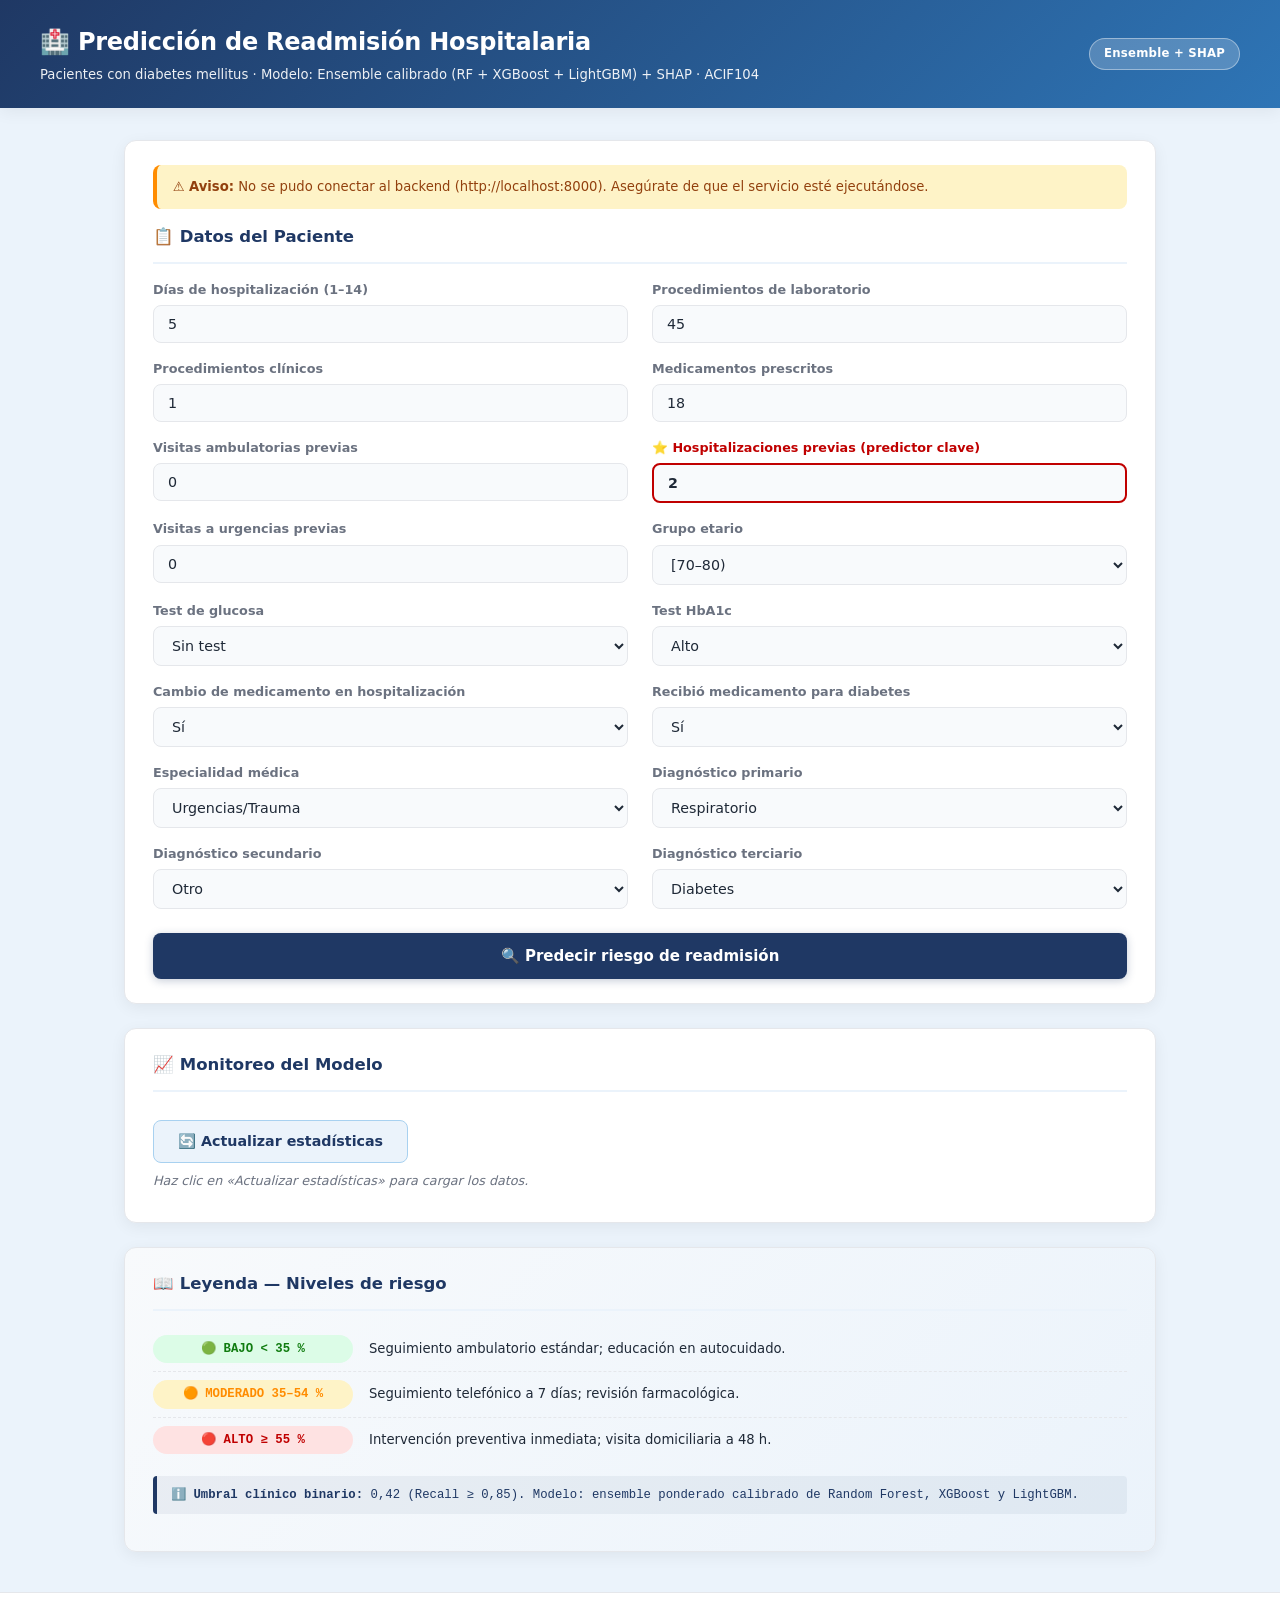
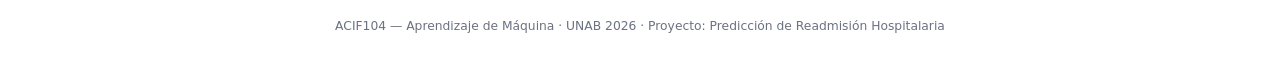
<file: frontend/index.html>
<!DOCTYPE html>
<html lang="es">
<head>
  <meta charset="UTF-8" />
  <meta name="viewport" content="width=device-width, initial-scale=1.0" />
  <title>Predicción de Readmisión Hospitalaria · UNAB 2026</title>
  <link rel="stylesheet" href="style.css" />
</head>
<body>

  <!-- ═══════════════════════════════════════════════════════════════
       HEADER — Identidad del sistema
  ═══════════════════════════════════════════════════════════════ -->
  <header class="app-header">
    <div class="app-header-left">
      <h1>🏥 Predicción de Readmisión Hospitalaria</h1>
      <p class="app-header-subtitle">
        Pacientes con diabetes mellitus · Modelo: Ensemble calibrado (RF + XGBoost + LightGBM) + SHAP · ACIF104
      </p>
    </div>
    <div class="app-header-badge">Ensemble + SHAP</div>
  </header>

  <!-- ═══════════════════════════════════════════════════════════════
       MAIN — Contenedor de cards
  ═══════════════════════════════════════════════════════════════ -->
  <main class="app-main">

    <!-- ─────────────────────────────────────────────────────────────
         CARD 1 — Formulario de datos del paciente
    ───────────────────────────────────────────────────────────── -->
    <section id="form-section" class="app-card">
      <div class="app-card-title">📋 Datos del Paciente</div>

      <form id="patient-form">
        <div class="form-grid">

          <!-- Numéricos -->
          <div class="field-group">
            <label class="field-label" for="time_in_hospital">Días de hospitalización (1–14)</label>
            <input class="field-input" type="number" id="time_in_hospital" name="time_in_hospital" min="1" max="14" value="5" required />
          </div>

          <div class="field-group">
            <label class="field-label" for="n_lab_procedures">Procedimientos de laboratorio</label>
            <input class="field-input" type="number" id="n_lab_procedures" name="n_lab_procedures" min="0" max="150" value="45" required />
          </div>

          <div class="field-group">
            <label class="field-label" for="n_procedures">Procedimientos clínicos</label>
            <input class="field-input" type="number" id="n_procedures" name="n_procedures" min="0" max="10" value="1" required />
          </div>

          <div class="field-group">
            <label class="field-label" for="n_medications">Medicamentos prescritos</label>
            <input class="field-input" type="number" id="n_medications" name="n_medications" min="0" max="100" value="18" required />
          </div>

          <div class="field-group">
            <label class="field-label" for="n_outpatient">Visitas ambulatorias previas</label>
            <input class="field-input" type="number" id="n_outpatient" name="n_outpatient" min="0" max="50" value="0" required />
          </div>

          <div class="field-group">
            <label class="field-label highlight" for="n_inpatient">⭐ Hospitalizaciones previas (predictor clave)</label>
            <input class="field-input highlight-field" type="number" id="n_inpatient" name="n_inpatient" min="0" max="20" value="2" required />
          </div>

          <div class="field-group">
            <label class="field-label" for="n_emergency">Visitas a urgencias previas</label>
            <input class="field-input" type="number" id="n_emergency" name="n_emergency" min="0" max="70" value="0" required />
          </div>

          <!-- Categóricos -->
          <div class="field-group">
            <label class="field-label" for="age_enc">Grupo etario</label>
            <select class="field-select" id="age_enc" name="age_enc" required>
              <option value="0">[40–50)</option>
              <option value="1">[50–60)</option>
              <option value="2">[60–70)</option>
              <option value="3" selected>[70–80)</option>
              <option value="4">[80–90)</option>
              <option value="5">[90–100)</option>
            </select>
          </div>

          <div class="field-group">
            <label class="field-label" for="glucose_test_enc">Test de glucosa</label>
            <select class="field-select" id="glucose_test_enc" name="glucose_test_enc" required>
              <option value="0" selected>Sin test</option>
              <option value="1">Normal</option>
              <option value="2">Alto</option>
            </select>
          </div>

          <div class="field-group">
            <label class="field-label" for="A1Ctest_enc">Test HbA1c</label>
            <select class="field-select" id="A1Ctest_enc" name="A1Ctest_enc" required>
              <option value="0">Sin test</option>
              <option value="1">Normal</option>
              <option value="2" selected>Alto</option>
            </select>
          </div>

          <div class="field-group">
            <label class="field-label" for="change_enc">Cambio de medicamento en hospitalización</label>
            <select class="field-select" id="change_enc" name="change_enc" required>
              <option value="0">No</option>
              <option value="1" selected>Sí</option>
            </select>
          </div>

          <div class="field-group">
            <label class="field-label" for="diabetes_med_enc">Recibió medicamento para diabetes</label>
            <select class="field-select" id="diabetes_med_enc" name="diabetes_med_enc" required>
              <option value="0">No</option>
              <option value="1" selected>Sí</option>
            </select>
          </div>

          <div class="field-group">
            <label class="field-label" for="medical_specialty_enc">Especialidad médica</label>
            <select class="field-select" id="medical_specialty_enc" name="medical_specialty_enc" required>
              <option value="0">Cardiología</option>
              <option value="1">Medicina interna</option>
              <option value="2">Familia</option>
              <option value="3" selected>Urgencias/Trauma</option>
              <option value="4">Cirugía</option>
              <option value="5">Otra</option>
              <option value="6">Sin registro</option>
            </select>
          </div>

          <div class="field-group">
            <label class="field-label" for="diag_1_enc">Diagnóstico primario</label>
            <select class="field-select" id="diag_1_enc" name="diag_1_enc" required>
              <option value="0">Circulatorio</option>
              <option value="1" selected>Respiratorio</option>
              <option value="2">Diabetes</option>
              <option value="3">Digestivo</option>
              <option value="4">Lesión</option>
              <option value="5">Genitourinario</option>
              <option value="6">Neoplasia</option>
              <option value="7">Otro</option>
            </select>
          </div>

          <div class="field-group">
            <label class="field-label" for="diag_2_enc">Diagnóstico secundario</label>
            <select class="field-select" id="diag_2_enc" name="diag_2_enc" required>
              <option value="0">Circulatorio</option>
              <option value="1">Respiratorio</option>
              <option value="2">Diabetes</option>
              <option value="3">Digestivo</option>
              <option value="4">Lesión</option>
              <option value="5">Genitourinario</option>
              <option value="6">Neoplasia</option>
              <option value="7" selected>Otro</option>
            </select>
          </div>

          <div class="field-group">
            <label class="field-label" for="diag_3_enc">Diagnóstico terciario</label>
            <select class="field-select" id="diag_3_enc" name="diag_3_enc" required>
              <option value="0">Circulatorio</option>
              <option value="1">Respiratorio</option>
              <option value="2" selected>Diabetes</option>
              <option value="3">Digestivo</option>
              <option value="4">Lesión</option>
              <option value="5">Genitourinario</option>
              <option value="6">Neoplasia</option>
              <option value="7">Otro</option>
            </select>
          </div>

        </div>

        <button type="submit" id="btn-predict" class="btn-primary">
          🔍 Predecir riesgo de readmisión
        </button>
      </form>
    </section>

    <!-- ─────────────────────────────────────────────────────────────
         CARD 2 — Resultado de la predicción (oculto inicialmente)
    ───────────────────────────────────────────────────────────── -->
    <section id="result-section" class="app-card" style="display:none">
      <div class="app-card-title">📊 Resultado de la Predicción</div>

      <!-- Indicador de riesgo (cambia color según nivel) -->
      <div id="risk-indicator" class="risk-indicator low">
        <span id="risk-icon" class="risk-icon">🟢</span>
        <div class="risk-text-block">
          <div id="risk-text" class="risk-text">Riesgo BAJO de readmisión</div>
          <div id="risk-sub" class="risk-sub">
            Predicción binaria clínica (umbral 0,42) — Ensemble calibrado
          </div>
        </div>
        <span id="prob-text" class="prob-text">25 %</span>
      </div>

      <!-- Acción recomendada -->
      <div id="risk-action-box" class="risk-action-box low">
        💡 Seguimiento ambulatorio estándar; educación en autocuidado al alta.
      </div>

      <!-- Barra de probabilidad -->
      <div class="prob-bar-section">
        <div class="prob-bar-label">Probabilidad de readmisión</div>
        <div class="prob-bar-track">
          <div id="prob-bar-fill" class="prob-bar-fill"></div>
        </div>
        <div class="prob-bar-ticks">
          <span>0 %</span><span>25 %</span><span>50 %</span><span>75 %</span><span>100 %</span>
        </div>
      </div>

      <!-- SHAP -->
      <div class="shap-section">
        <h3>🧠 Explicación SHAP — Factores más influyentes</h3>
        <p class="shap-note">
          Los valores positivos (azul) aumentan el riesgo de readmisión;
          los negativos (rojo) lo reducen.
        </p>
        <div id="shap-chart"></div>
      </div>

      <button class="btn-secondary" onclick="resetForm()">↩ Nueva predicción</button>
      <div id="timestamp-text" class="timestamp-text"></div>
    </section>

    <!-- ─────────────────────────────────────────────────────────────
         CARD 3 — Monitoreo del modelo
    ───────────────────────────────────────────────────────────── -->
    <section id="monitor-section" class="app-card">
      <div class="app-card-title">📈 Monitoreo del Modelo</div>
      <button class="btn-secondary" onclick="loadMonitor()">🔄 Actualizar estadísticas</button>
      <div id="monitor-content">
        <p class="muted">Haz clic en «Actualizar estadísticas» para cargar los datos.</p>
      </div>
    </section>

    <!-- ─────────────────────────────────────────────────────────────
         CARD 4 — Leyenda de niveles de riesgo (siempre visible)
    ───────────────────────────────────────────────────────────── -->
    <section class="app-card legend-card">
      <div class="app-card-title">📖 Leyenda — Niveles de riesgo</div>
      <div class="legend-row">
        <span class="legend-pill legend-low">🟢 BAJO &lt; 35 %</span>
        <span class="legend-text">Seguimiento ambulatorio estándar; educación en autocuidado.</span>
      </div>
      <div class="legend-row">
        <span class="legend-pill legend-medium">🟠 MODERADO 35–54 %</span>
        <span class="legend-text">Seguimiento telefónico a 7 días; revisión farmacológica.</span>
      </div>
      <div class="legend-row">
        <span class="legend-pill legend-high">🔴 ALTO ≥ 55 %</span>
        <span class="legend-text">Intervención preventiva inmediata; visita domiciliaria a 48 h.</span>
      </div>
      <p class="legend-note">
        ℹ️ <b>Umbral clínico binario:</b> 0,42 (Recall ≥ 0,85).
        Modelo: ensemble ponderado calibrado de Random Forest, XGBoost y LightGBM.
      </p>
    </section>

  </main>

  <!-- ═══════════════════════════════════════════════════════════════
       FOOTER
  ═══════════════════════════════════════════════════════════════ -->
  <footer class="app-footer">
    ACIF104 — Aprendizaje de Máquina · UNAB 2026 · Proyecto: Predicción de Readmisión Hospitalaria
  </footer>

  <script src="app.js"></script>

</body>
</html>
</file>
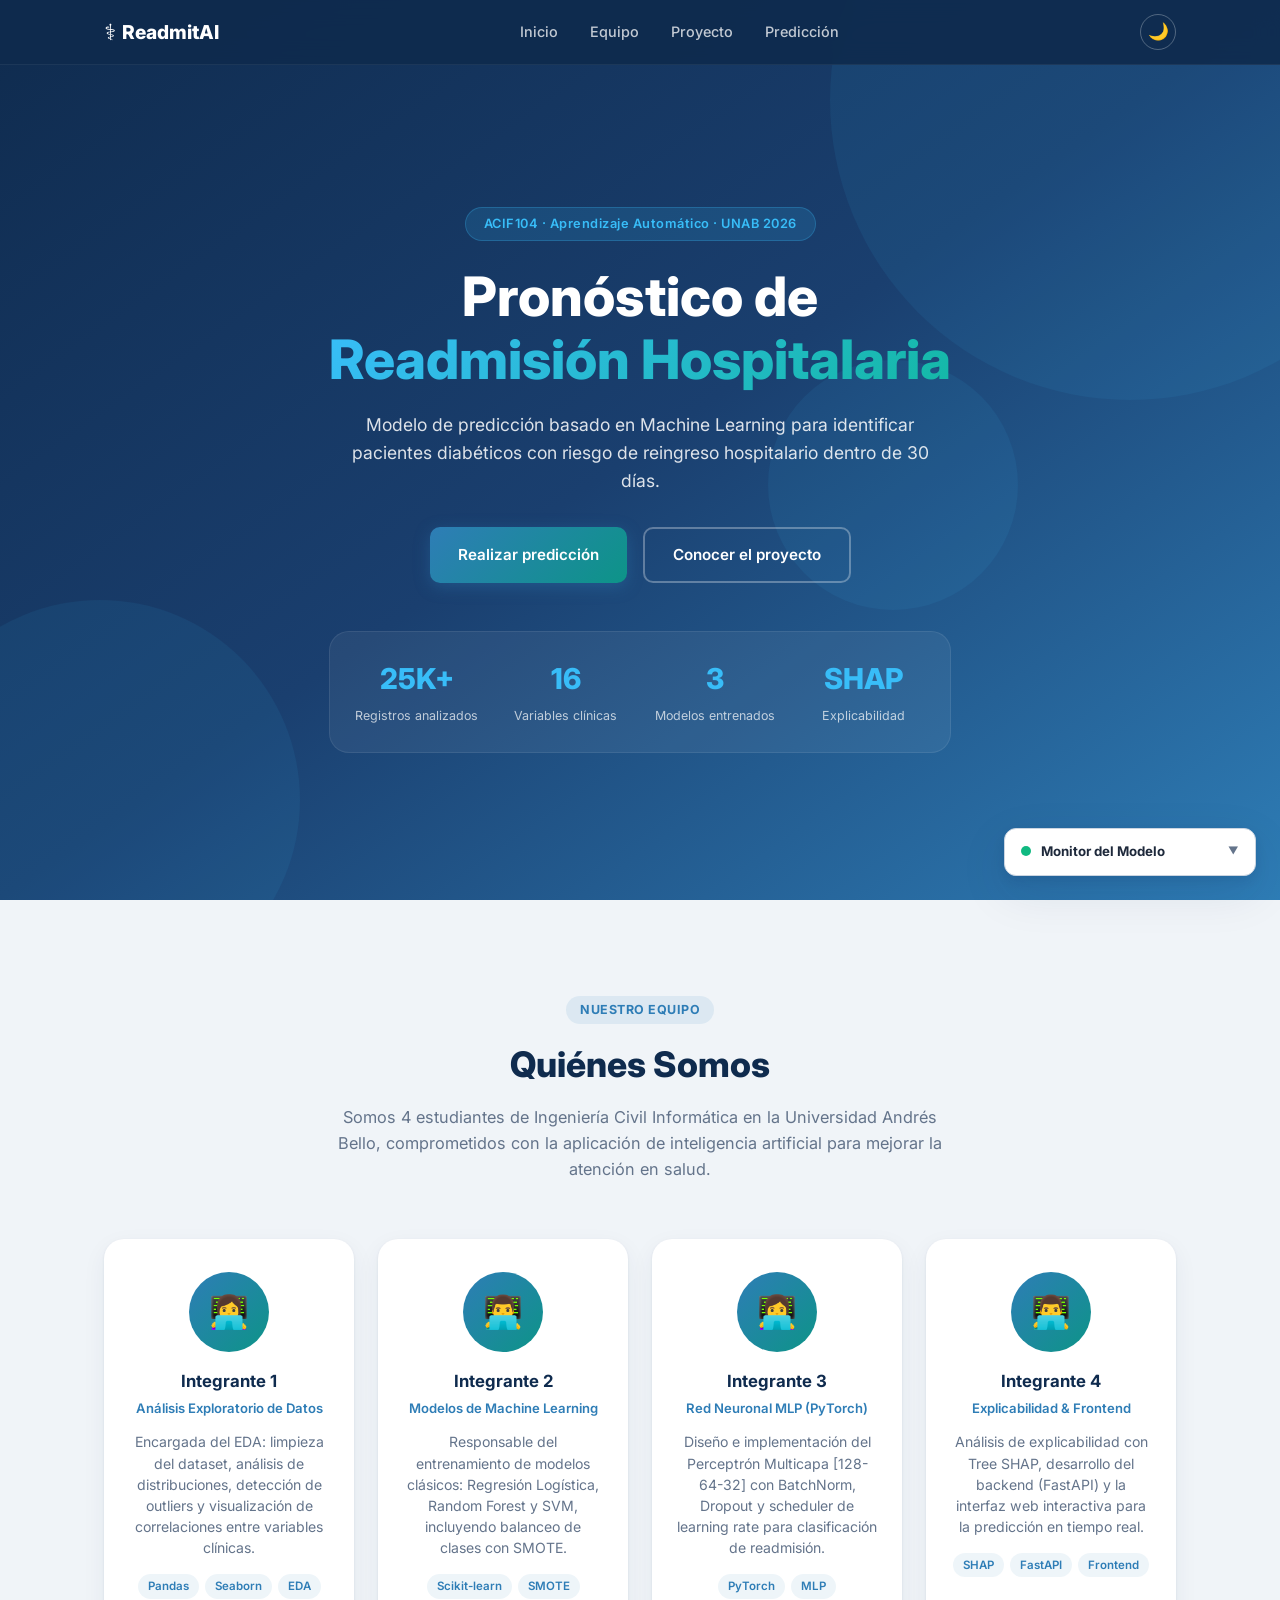
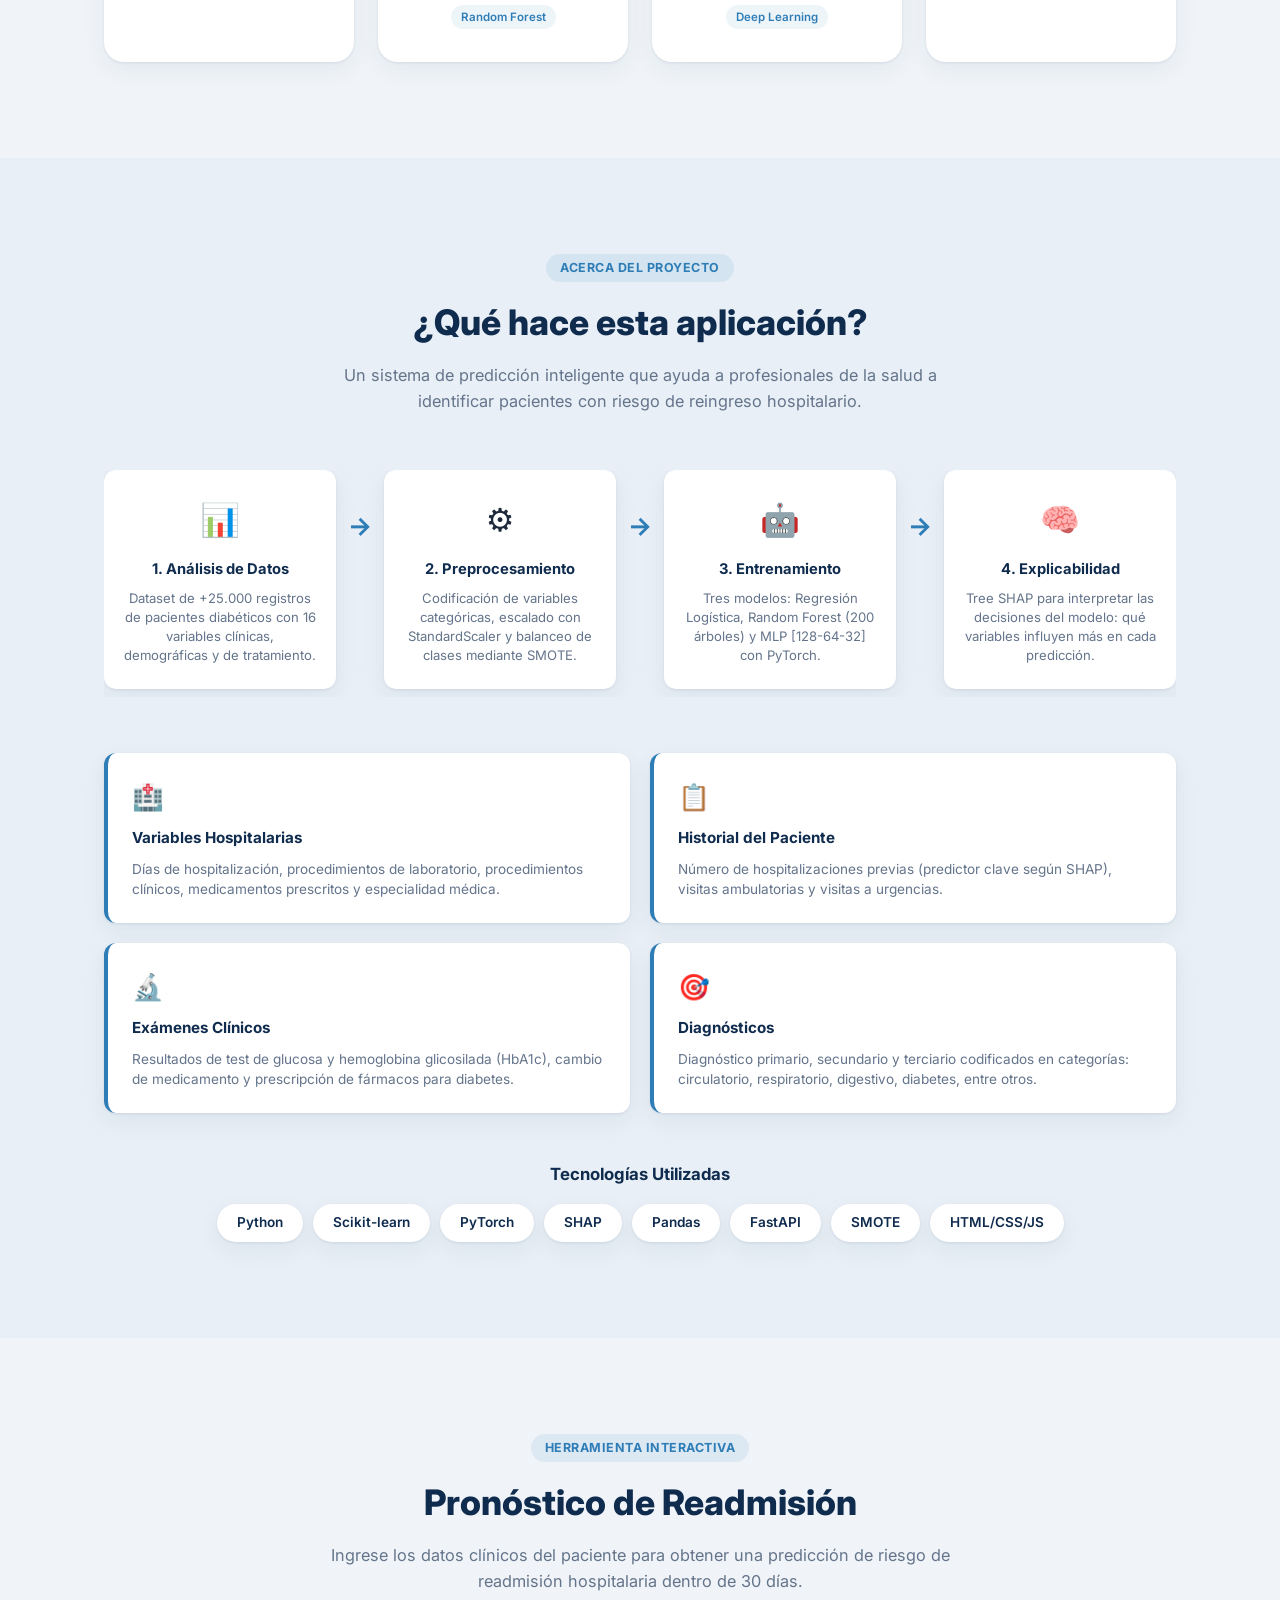
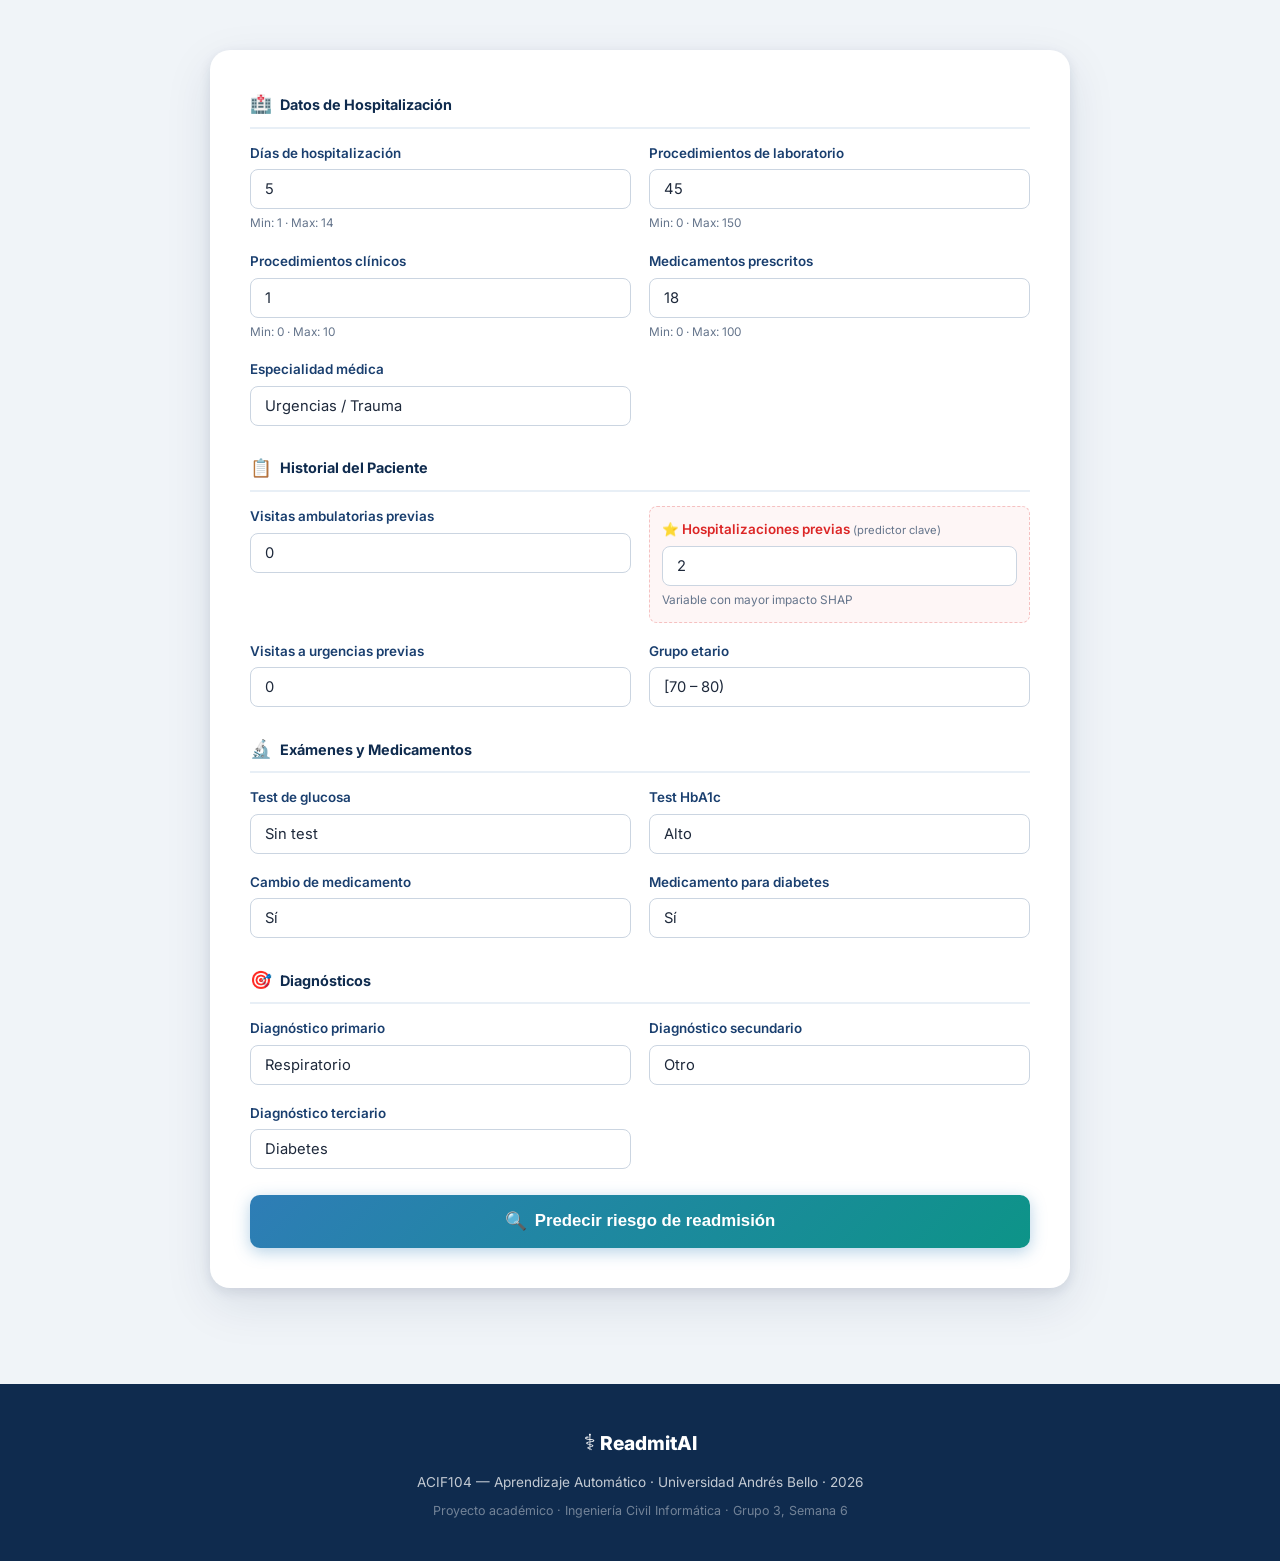
<file: mockup/index.html>
<!DOCTYPE html>
<html lang="es">
<head>
  <meta charset="UTF-8" />
  <meta name="viewport" content="width=device-width, initial-scale=1.0" />
  <title>ReadmitAI — Pronóstico de Readmisión Hospitalaria</title>
  <link rel="stylesheet" href="landing.css" />
  <link rel="preconnect" href="https://fonts.googleapis.com" />
  <link rel="preconnect" href="https://fonts.gstatic.com" crossorigin />
  <link href="https://fonts.googleapis.com/css2?family=Inter:wght@400;500;600;700;800&display=swap" rel="stylesheet" />
</head>
<body>

  <!-- ═══════════ NAVBAR ═══════════ -->
  <nav class="navbar" id="navbar">
    <div class="nav-container">
      <a href="#hero" class="nav-logo">
        <span class="logo-icon">⚕️</span> ReadmitAI
      </a>
      <ul class="nav-links" id="nav-links">
        <li><a href="#hero">Inicio</a></li>
        <li><a href="#about">Equipo</a></li>
        <li><a href="#project">Proyecto</a></li>
        <li><a href="#predict">Predicción</a></li>
      </ul>
      <button class="dark-toggle-btn" id="dark-toggle" aria-label="Activar modo oscuro" title="Modo oscuro / claro">🌙</button>
      <button class="nav-toggle" id="nav-toggle" aria-label="Menú">
        <span></span><span></span><span></span>
      </button>
    </div>
  </nav>

  <!-- ═══════════ HERO ═══════════ -->
  <header class="hero" id="hero">
    <div class="hero-bg-shapes">
      <div class="shape shape-1"></div>
      <div class="shape shape-2"></div>
      <div class="shape shape-3"></div>
    </div>
    <div class="hero-content">
      <span class="hero-badge">ACIF104 · Aprendizaje Automático · UNAB 2026</span>
      <h1>Pronóstico de<br/><span class="gradient-text">Readmisión Hospitalaria</span></h1>
      <p class="hero-desc">
        Modelo de predicción basado en Machine Learning para identificar pacientes 
        diabéticos con riesgo de reingreso hospitalario dentro de 30 días.
      </p>
      <div class="hero-actions">
        <a href="#predict" class="btn btn-primary">Realizar predicción</a>
        <a href="#project" class="btn btn-outline">Conocer el proyecto</a>
      </div>
      <div class="hero-stats">
        <div class="stat-item">
          <span class="stat-number">25K+</span>
          <span class="stat-label">Registros analizados</span>
        </div>
        <div class="stat-item">
          <span class="stat-number">16</span>
          <span class="stat-label">Variables clínicas</span>
        </div>
        <div class="stat-item">
          <span class="stat-number">3</span>
          <span class="stat-label">Modelos entrenados</span>
        </div>
        <div class="stat-item">
          <span class="stat-number">SHAP</span>
          <span class="stat-label">Explicabilidad</span>
        </div>
      </div>
    </div>
  </header>

  <!-- ═══════════ SECCIÓN 1 — EQUIPO ═══════════ -->
  <section class="section" id="about">
    <div class="container">
      <div class="section-header">
        <span class="section-tag">Nuestro Equipo</span>
        <h2>Quiénes Somos</h2>
        <p class="section-subtitle">
          Somos 4 estudiantes de Ingeniería Civil Informática en la Universidad Andrés Bello, 
          comprometidos con la aplicación de inteligencia artificial para mejorar la atención en salud.
        </p>
      </div>

      <div class="team-grid">
        <!-- Integrante 1 -->
        <div class="team-card">
          <div class="team-avatar">
            <div class="avatar-placeholder">👩‍💻</div>
          </div>
          <h3>Integrante 1</h3>
          <span class="team-role">Análisis Exploratorio de Datos</span>
          <p class="team-desc">
            Encargada del EDA: limpieza del dataset, análisis de distribuciones, 
            detección de outliers y visualización de correlaciones entre variables clínicas.
          </p>
          <div class="team-tags">
            <span>Pandas</span><span>Seaborn</span><span>EDA</span>
          </div>
        </div>

        <!-- Integrante 2 -->
        <div class="team-card">
          <div class="team-avatar">
            <div class="avatar-placeholder">👨‍💻</div>
          </div>
          <h3>Integrante 2</h3>
          <span class="team-role">Modelos de Machine Learning</span>
          <p class="team-desc">
            Responsable del entrenamiento de modelos clásicos: Regresión Logística, 
            Random Forest y SVM, incluyendo balanceo de clases con SMOTE.
          </p>
          <div class="team-tags">
            <span>Scikit-learn</span><span>SMOTE</span><span>Random Forest</span>
          </div>
        </div>

        <!-- Integrante 3 -->
        <div class="team-card">
          <div class="team-avatar">
            <div class="avatar-placeholder">👩‍💻</div>
          </div>
          <h3>Integrante 3</h3>
          <span class="team-role">Red Neuronal MLP (PyTorch)</span>
          <p class="team-desc">
            Diseño e implementación del Perceptrón Multicapa [128-64-32] con BatchNorm, 
            Dropout y scheduler de learning rate para clasificación de readmisión.
          </p>
          <div class="team-tags">
            <span>PyTorch</span><span>MLP</span><span>Deep Learning</span>
          </div>
        </div>

        <!-- Integrante 4 -->
        <div class="team-card">
          <div class="team-avatar">
            <div class="avatar-placeholder">👨‍💻</div>
          </div>
          <h3>Integrante 4</h3>
          <span class="team-role">Explicabilidad &amp; Frontend</span>
          <p class="team-desc">
            Análisis de explicabilidad con Tree SHAP, desarrollo del backend (FastAPI) 
            y la interfaz web interactiva para la predicción en tiempo real.
          </p>
          <div class="team-tags">
            <span>SHAP</span><span>FastAPI</span><span>Frontend</span>
          </div>
        </div>
      </div>
    </div>
  </section>

  <!-- ═══════════ SECCIÓN 2 — PROYECTO ═══════════ -->
  <section class="section section-alt" id="project">
    <div class="container">
      <div class="section-header">
        <span class="section-tag">Acerca del Proyecto</span>
        <h2>¿Qué hace esta aplicación?</h2>
        <p class="section-subtitle">
          Un sistema de predicción inteligente que ayuda a profesionales de la salud 
          a identificar pacientes con riesgo de reingreso hospitalario.
        </p>
      </div>

      <!-- Pipeline -->
      <div class="pipeline">
        <div class="pipeline-step">
          <div class="step-icon">📊</div>
          <h4>1. Análisis de Datos</h4>
          <p>Dataset de +25.000 registros de pacientes diabéticos con 16 variables clínicas, 
             demográficas y de tratamiento.</p>
        </div>
        <div class="pipeline-arrow">→</div>
        <div class="pipeline-step">
          <div class="step-icon">⚙️</div>
          <h4>2. Preprocesamiento</h4>
          <p>Codificación de variables categóricas, escalado con StandardScaler y balanceo 
             de clases mediante SMOTE.</p>
        </div>
        <div class="pipeline-arrow">→</div>
        <div class="pipeline-step">
          <div class="step-icon">🤖</div>
          <h4>3. Entrenamiento</h4>
          <p>Tres modelos: Regresión Logística, Random Forest (200 árboles) y 
             MLP [128-64-32] con PyTorch.</p>
        </div>
        <div class="pipeline-arrow">→</div>
        <div class="pipeline-step">
          <div class="step-icon">🧠</div>
          <h4>4. Explicabilidad</h4>
          <p>Tree SHAP para interpretar las decisiones del modelo: qué variables influyen 
             más en cada predicción.</p>
        </div>
      </div>

      <!-- Features del modelo -->
      <div class="features-grid">
        <div class="feature-card">
          <div class="feature-icon">🏥</div>
          <h4>Variables Hospitalarias</h4>
          <p>Días de hospitalización, procedimientos de laboratorio, procedimientos clínicos, 
             medicamentos prescritos y especialidad médica.</p>
        </div>
        <div class="feature-card">
          <div class="feature-icon">📋</div>
          <h4>Historial del Paciente</h4>
          <p>Número de hospitalizaciones previas (predictor clave según SHAP), visitas ambulatorias 
             y visitas a urgencias.</p>
        </div>
        <div class="feature-card">
          <div class="feature-icon">🔬</div>
          <h4>Exámenes Clínicos</h4>
          <p>Resultados de test de glucosa y hemoglobina glicosilada (HbA1c), 
             cambio de medicamento y prescripción de fármacos para diabetes.</p>
        </div>
        <div class="feature-card">
          <div class="feature-icon">🎯</div>
          <h4>Diagnósticos</h4>
          <p>Diagnóstico primario, secundario y terciario codificados en categorías: 
             circulatorio, respiratorio, digestivo, diabetes, entre otros.</p>
        </div>
      </div>

      <!-- Tech stack -->
      <div class="tech-stack">
        <h3>Tecnologías Utilizadas</h3>
        <div class="tech-pills">
          <span class="tech-pill">Python</span>
          <span class="tech-pill">Scikit-learn</span>
          <span class="tech-pill">PyTorch</span>
          <span class="tech-pill">SHAP</span>
          <span class="tech-pill">Pandas</span>
          <span class="tech-pill">FastAPI</span>
          <span class="tech-pill">SMOTE</span>
          <span class="tech-pill">HTML/CSS/JS</span>
        </div>
      </div>
    </div>
  </section>

  <!-- ═══════════ SECCIÓN 3 — FORMULARIO DE PREDICCIÓN ═══════════ -->
  <section class="section" id="predict">
    <div class="container">
      <div class="section-header">
        <span class="section-tag">Herramienta Interactiva</span>
        <h2>Pronóstico de Readmisión</h2>
        <p class="section-subtitle">
          Ingrese los datos clínicos del paciente para obtener una predicción de riesgo 
          de readmisión hospitalaria dentro de 30 días.
        </p>
      </div>

      <!-- Formulario -->
      <div class="predict-card" id="form-panel">
        <form id="patient-form" novalidate>
          <!-- Grupo: Datos hospitalarios -->
          <div class="form-section-label">
            <span class="form-section-icon">🏥</span> Datos de Hospitalización
          </div>
          <div class="form-grid">
            <div class="form-group">
              <label for="time_in_hospital">Días de hospitalización</label>
              <input type="number" id="time_in_hospital" min="1" max="14" value="5" required />
              <span class="form-hint">Min: 1 · Max: 14</span>
            </div>
            <div class="form-group">
              <label for="n_lab_procedures">Procedimientos de laboratorio</label>
              <input type="number" id="n_lab_procedures" min="0" max="150" value="45" required />
              <span class="form-hint">Min: 0 · Max: 150</span>
            </div>
            <div class="form-group">
              <label for="n_procedures">Procedimientos clínicos</label>
              <input type="number" id="n_procedures" min="0" max="10" value="1" required />
              <span class="form-hint">Min: 0 · Max: 10</span>
            </div>
            <div class="form-group">
              <label for="n_medications">Medicamentos prescritos</label>
              <input type="number" id="n_medications" min="0" max="100" value="18" required />
              <span class="form-hint">Min: 0 · Max: 100</span>
            </div>
            <div class="form-group">
              <label for="medical_specialty_enc">Especialidad médica</label>
              <select id="medical_specialty_enc" required>
                <option value="0">Sin especialidad</option>
                <option value="1">Medicina Interna</option>
                <option value="2">Otra</option>
                <option value="3" selected>Urgencias / Trauma</option>
                <option value="4">Medicina Familiar</option>
                <option value="5">Cardiología</option>
                <option value="6">Cirugía</option>
              </select>
            </div>
          </div>

          <!-- Grupo: Historial -->
          <div class="form-section-label">
            <span class="form-section-icon">📋</span> Historial del Paciente
          </div>
          <div class="form-grid">
            <div class="form-group">
              <label for="n_outpatient">Visitas ambulatorias previas</label>
              <input type="number" id="n_outpatient" min="0" max="50" value="0" required />
            </div>
            <div class="form-group form-highlight">
              <label for="n_inpatient">⭐ Hospitalizaciones previas <small>(predictor clave)</small></label>
              <input type="number" id="n_inpatient" min="0" max="20" value="2" required />
              <span class="form-hint">Variable con mayor impacto SHAP</span>
            </div>
            <div class="form-group">
              <label for="n_emergency">Visitas a urgencias previas</label>
              <input type="number" id="n_emergency" min="0" max="70" value="0" required />
            </div>
            <div class="form-group">
              <label for="age_enc">Grupo etario</label>
              <select id="age_enc" required>
                <option value="0">[40 – 50)</option>
                <option value="1">[50 – 60)</option>
                <option value="2">[60 – 70)</option>
                <option value="3" selected>[70 – 80)</option>
                <option value="4">[80 – 90)</option>
                <option value="5">[90 – 100)</option>
              </select>
            </div>
          </div>

          <!-- Grupo: Exámenes y medicamentos -->
          <div class="form-section-label">
            <span class="form-section-icon">🔬</span> Exámenes y Medicamentos
          </div>
          <div class="form-grid">
            <div class="form-group">
              <label for="glucose_test_enc">Test de glucosa</label>
              <select id="glucose_test_enc" required>
                <option value="0" selected>Sin test</option>
                <option value="1">Normal</option>
                <option value="2">Alto</option>
              </select>
            </div>
            <div class="form-group">
              <label for="A1Ctest_enc">Test HbA1c</label>
              <select id="A1Ctest_enc" required>
                <option value="0">Sin test</option>
                <option value="1">Normal</option>
                <option value="2" selected>Alto</option>
              </select>
            </div>
            <div class="form-group">
              <label for="change_enc">Cambio de medicamento</label>
              <select id="change_enc" required>
                <option value="0">No</option>
                <option value="1" selected>Sí</option>
              </select>
            </div>
            <div class="form-group">
              <label for="diabetes_med_enc">Medicamento para diabetes</label>
              <select id="diabetes_med_enc" required>
                <option value="0">No</option>
                <option value="1" selected>Sí</option>
              </select>
            </div>
          </div>

          <!-- Grupo: Diagnósticos -->
          <div class="form-section-label">
            <span class="form-section-icon">🎯</span> Diagnósticos
          </div>
          <div class="form-grid">
            <div class="form-group">
              <label for="diag_1_enc">Diagnóstico primario</label>
              <select id="diag_1_enc" required>
                <option value="0">Circulatorio</option>
                <option value="1">Otro</option>
                <option value="2" selected>Respiratorio</option>
                <option value="3">Digestivo</option>
                <option value="4">Diabetes</option>
                <option value="5">Lesión</option>
                <option value="6">Musculoesquelético</option>
                <option value="7">Sin dato</option>
              </select>
            </div>
            <div class="form-group">
              <label for="diag_2_enc">Diagnóstico secundario</label>
              <select id="diag_2_enc" required>
                <option value="0">Circulatorio</option>
                <option value="1" selected>Otro</option>
                <option value="2">Respiratorio</option>
                <option value="3">Digestivo</option>
                <option value="4">Diabetes</option>
                <option value="5">Lesión</option>
                <option value="6">Musculoesquelético</option>
                <option value="7">Sin dato</option>
              </select>
            </div>
            <div class="form-group">
              <label for="diag_3_enc">Diagnóstico terciario</label>
              <select id="diag_3_enc" required>
                <option value="0">Circulatorio</option>
                <option value="1">Otro</option>
                <option value="2">Respiratorio</option>
                <option value="3">Digestivo</option>
                <option value="4" selected>Diabetes</option>
                <option value="5">Lesión</option>
                <option value="6">Musculoesquelético</option>
                <option value="7">Sin dato</option>
              </select>
            </div>
          </div>
          <br>
          <button type="submit" class="btn btn-primary btn-block " id="btn-predict">
            <span class="btn-icon">🔍</span> Predecir riesgo de readmisión
          </button>
        </form>
      </div>

      <!-- Panel de resultado -->
      <div class="predict-card result-card" id="result-panel" style="display:none;">
        <h3 class="result-title">Resultado de la Predicción</h3>

        <div class="risk-banner" id="risk-banner">
          <div class="risk-icon" id="risk-icon"></div>
          <div class="risk-info">
            <div class="risk-level" id="risk-level"></div>
            <div class="risk-prob" id="risk-prob"></div>
          </div>
        </div>

        <div class="risk-advice" id="risk-advice"></div>

        <!-- Barra de probabilidad -->
        <div class="prob-bar-wrapper">
          <div class="prob-bar-label-row">
            <span>Probabilidad de readmisión</span>
            <span id="prob-pct-text">0 %</span>
          </div>
          <div class="prob-track">
            <div class="prob-fill" id="prob-fill"></div>
          </div>
          <div class="prob-ticks">
            <span>0 %</span><span>25 %</span><span>50 %</span><span>75 %</span><span>100 %</span>
          </div>
        </div>

        <!-- SHAP -->
        <h4 class="shap-title">🧠 Top 5 factores más influyentes (SHAP)</h4>
        <p class="shap-subtitle">
          Barras azules aumentan el riesgo · Barras rojas lo reducen.
        </p>
        <div id="shap-chart" class="shap-chart"></div>

        <div class="result-actions">
          <button class="btn btn-outline" onclick="resetPrediction()">↩ Nueva predicción</button>
        </div>
        <p class="result-timestamp" id="result-timestamp"></p>
      </div>

    </div>
  </section>

  <!-- ═══════════ FOOTER ═══════════ -->
  <footer class="footer">
    <div class="container">
      <div class="footer-content">
        <div class="footer-brand">
          <span class="logo-icon">⚕️</span> ReadmitAI
        </div>
        <p>ACIF104 — Aprendizaje Automático · Universidad Andrés Bello · 2026</p>
        <p class="footer-note">Proyecto académico · Ingeniería Civil Informática · Grupo 3, Semana 6</p>
      </div>
    </div>
  </footer>

  <!-- ═══════════ MONITOR WIDGET ═══════════ -->
  <aside class="monitor-widget" id="monitor-widget" aria-label="Monitor del modelo en tiempo real">
    <div class="monitor-header" id="monitor-header" role="button" tabindex="0" aria-expanded="false" aria-controls="monitor-body">
      <div class="monitor-dot loading" id="monitor-dot" aria-hidden="true"></div>
      <span class="monitor-title">Monitor del Modelo</span>
      <span class="monitor-chevron" id="monitor-chevron" aria-hidden="true">▼</span>
    </div>
    <div class="monitor-body" id="monitor-body" role="region" aria-live="polite">
      <div class="monitor-alert-banner" id="monitor-alert-banner" style="display:none;" role="alert">
        ⚠️ Posible deriva del modelo detectada
      </div>
      <div class="monitor-stat">
        <span class="monitor-label">Prob. media (últ. 100)</span>
        <span class="monitor-value" id="monitor-avg">—</span>
      </div>
      <div class="monitor-stat">
        <span class="monitor-label">Total predicciones</span>
        <span class="monitor-value" id="monitor-count">—</span>
      </div>
      <div class="monitor-thresh-bar">
        <div class="monitor-thresh-fill" id="monitor-thresh-fill" style="width:0%"></div>
      </div>
      <div class="monitor-thresh-labels">
        <span>0 %</span><span>↑ umbral 55 %</span><span>100 %</span>
      </div>
      <div class="monitor-updated" id="monitor-updated">Conectando…</div>
    </div>
  </aside>
  <div class="shap-tooltip" id="shap-tooltip" role="tooltip" aria-hidden="true"></div>

  <script src="landing.js"></script>
</body>
</html>
</file>
<file: frontend/style.css>
/* ═══════════════════════════════════════════════════════════════
   Sistema de Predicción de Readmisión Hospitalaria
   Hoja de estilos — alineada con el mockup oficial del proyecto
   ACIF104 — Aprendizaje de Máquina · UNAB 2026
═══════════════════════════════════════════════════════════════ */

:root {
  --primary:   #1F3864;
  --secondary: #2E75B6;
  --accent:    #5BA3D9;
  --light:     #A8D1F0;
  --bg:        #EBF3FB;
  --bg-soft:   #F8FAFC;
  --bg-card:   #FFFFFF;
  --text:      #1F2937;
  --muted:     #6B7280;
  --border:    #E5E7EB;
  --danger:    #C00000;
  --warning:   #FF8C00;
  --success:   #107C10;
  --unab-red:  #C8102E;
  --shadow:    0 4px 16px rgba(0, 0, 0, 0.06);
}

* {
  box-sizing: border-box;
}

html, body {
  margin: 0;
  padding: 0;
  font-family: 'Segoe UI', 'Calibri', 'Inter', system-ui, -apple-system, sans-serif;
  background: var(--bg);
  color: var(--text);
  font-size: 15px;
  line-height: 1.5;
}

/* ═══════════ HEADER ═══════════ */
.app-header {
  background: linear-gradient(135deg, var(--primary) 0%, var(--secondary) 100%);
  color: white;
  padding: 24px 40px;
  display: flex;
  justify-content: space-between;
  align-items: center;
  box-shadow: var(--shadow);
}

.app-header-left h1 {
  margin: 0 0 6px 0;
  font-size: 1.6rem;
  font-weight: 600;
  letter-spacing: -0.01em;
}

.app-header-subtitle {
  margin: 0;
  opacity: 0.92;
  font-size: 0.88rem;
  line-height: 1.4;
}

.app-header-badge {
  background: rgba(255, 255, 255, 0.2);
  border: 1px solid rgba(255, 255, 255, 0.4);
  padding: 6px 14px;
  border-radius: 20px;
  font-size: 0.78rem;
  font-weight: 600;
  letter-spacing: 0.02em;
}

/* ═══════════ MAIN — Layout responsive ═══════════ */
.app-main {
  max-width: 1080px;
  margin: 32px auto;
  padding: 0 24px;
  display: grid;
  grid-template-columns: 1fr;
  gap: 24px;
}

/* ═══════════ CARDS ═══════════ */
.app-card {
  background: var(--bg-card);
  border: 1px solid var(--border);
  border-radius: 12px;
  padding: 24px 28px;
  box-shadow: var(--shadow);
  transition: box-shadow 0.2s;
}

.app-card-title {
  font-size: 1.1rem;
  font-weight: 600;
  color: var(--primary);
  margin-bottom: 16px;
  padding-bottom: 12px;
  border-bottom: 2px solid var(--bg);
}

/* ═══════════ FORMULARIO ═══════════ */
.form-grid {
  display: grid;
  grid-template-columns: 1fr 1fr;
  gap: 16px 24px;
  margin-bottom: 24px;
}

.field-group {
  display: flex;
  flex-direction: column;
  gap: 6px;
}

.field-label {
  font-size: 0.85rem;
  font-weight: 600;
  color: var(--muted);
}

.field-label.highlight {
  color: var(--danger);
}

.field-input,
.field-select {
  padding: 10px 14px;
  border: 1px solid var(--border);
  border-radius: 8px;
  font-size: 0.95rem;
  font-family: inherit;
  background: var(--bg-soft);
  color: var(--text);
  transition: border-color 0.2s, box-shadow 0.2s, background 0.2s;
  width: 100%;
}

.field-input:focus,
.field-select:focus {
  outline: none;
  border-color: var(--secondary);
  background: white;
  box-shadow: 0 0 0 3px rgba(46, 117, 182, 0.15);
}

.field-input.highlight-field {
  border: 2px solid var(--danger);
  font-weight: 600;
}

/* ═══════════ BOTONES ═══════════ */
.btn-primary,
.btn-secondary {
  padding: 12px 24px;
  border: none;
  border-radius: 8px;
  font-size: 0.95rem;
  font-weight: 600;
  cursor: pointer;
  transition: transform 0.1s, box-shadow 0.2s, background 0.2s;
  font-family: inherit;
}

.btn-primary {
  background: var(--primary);
  color: white;
  width: 100%;
  padding: 14px 24px;
  font-size: 1rem;
  box-shadow: 0 2px 8px rgba(31, 56, 100, 0.25);
}

.btn-primary:hover:not(:disabled) {
  background: var(--secondary);
  transform: translateY(-1px);
  box-shadow: 0 4px 12px rgba(31, 56, 100, 0.35);
}

.btn-primary:disabled {
  background: #B0B7C3;
  cursor: not-allowed;
  box-shadow: none;
}

.btn-secondary {
  background: var(--bg);
  color: var(--primary);
  border: 1px solid var(--light);
  margin-top: 12px;
}

.btn-secondary:hover {
  background: var(--light);
}

/* ═══════════ INDICADOR DE RIESGO ═══════════ */
.risk-indicator {
  display: flex;
  align-items: center;
  gap: 16px;
  padding: 18px 24px;
  border-radius: 12px;
  margin-bottom: 16px;
  border: 2px solid;
  background: var(--bg-soft);
}

.risk-indicator.low    { background: #F0FFF4; border-color: var(--success); }
.risk-indicator.medium { background: #FFF8EC; border-color: var(--warning); }
.risk-indicator.high   { background: #FFF0F0; border-color: var(--danger);  }

.risk-icon {
  font-size: 2.5rem;
  flex-shrink: 0;
}

.risk-text-block {
  flex: 1;
  display: flex;
  flex-direction: column;
}

.risk-text {
  font-size: 1.15rem;
  font-weight: 700;
}

.risk-indicator.low    .risk-text { color: var(--success); }
.risk-indicator.medium .risk-text { color: var(--warning); }
.risk-indicator.high   .risk-text { color: var(--danger); }

.risk-sub {
  font-size: 0.8rem;
  color: var(--muted);
  margin-top: 4px;
  font-family: 'Consolas', 'Monaco', monospace;
}

.prob-text {
  font-size: 2.2rem;
  font-weight: 800;
  letter-spacing: -0.02em;
}

.risk-indicator.low    .prob-text { color: var(--success); }
.risk-indicator.medium .prob-text { color: var(--warning); }
.risk-indicator.high   .prob-text { color: var(--danger); }

/* ═══════════ ACCIÓN RECOMENDADA ═══════════ */
.risk-action-box {
  padding: 12px 16px;
  border-radius: 8px;
  font-size: 0.92rem;
  margin-bottom: 24px;
  border-left: 4px solid;
}

.risk-action-box.low {
  background: #DCFCE7;
  color: #14532D;
  border-color: var(--success);
}

.risk-action-box.medium {
  background: #FEF3C7;
  color: #92400E;
  border-color: var(--warning);
}

.risk-action-box.high {
  background: #FEE2E2;
  color: #991B1B;
  border-color: var(--danger);
}

/* ═══════════ BARRA DE PROBABILIDAD ═══════════ */
.prob-bar-section {
  margin-bottom: 32px;
}

.prob-bar-label {
  font-size: 0.85rem;
  font-weight: 600;
  color: var(--muted);
  margin-bottom: 8px;
}

.prob-bar-track {
  height: 18px;
  background: #E5E7EB;
  border-radius: 9px;
  overflow: hidden;
  position: relative;
}

.prob-bar-fill {
  height: 100%;
  background: linear-gradient(90deg,
    var(--success) 0%,
    var(--success) 35%,
    var(--warning) 35%,
    var(--warning) 55%,
    var(--danger) 55%,
    var(--danger) 100%);
  background-size: 100% 100%;
  width: 0%;
  border-radius: 9px;
  transition: width 0.5s cubic-bezier(0.4, 0, 0.2, 1);
}

.prob-bar-ticks {
  display: flex;
  justify-content: space-between;
  margin-top: 4px;
  font-size: 0.7rem;
  color: var(--muted);
  font-family: 'Consolas', 'Monaco', monospace;
}

/* ═══════════ SHAP ═══════════ */
.shap-section {
  margin: 24px 0;
  padding: 20px;
  background: var(--bg-soft);
  border-radius: 8px;
  border: 1px solid var(--border);
}

.shap-section h3 {
  margin: 0 0 6px 0;
  font-size: 1rem;
  color: var(--primary);
  font-weight: 600;
}

.shap-note {
  font-size: 0.8rem;
  color: var(--muted);
  margin: 0 0 16px 0;
  font-style: italic;
}

.shap-row {
  display: flex;
  align-items: center;
  gap: 12px;
  padding: 6px 0;
}

.shap-label {
  width: 160px;
  font-size: 0.82rem;
  font-weight: 500;
  color: var(--text);
  text-align: right;
  white-space: nowrap;
  overflow: hidden;
  text-overflow: ellipsis;
}

.shap-bar-wrap {
  flex: 1;
  height: 22px;
  background: #F0F0F0;
  border-radius: 5px;
  position: relative;
  overflow: visible;
}

.shap-bar {
  height: 100%;
  border-radius: 5px;
  display: flex;
  align-items: center;
  padding: 0 8px;
  transition: width 0.4s ease-out;
}

.shap-bar.positive {
  background: var(--secondary);
  color: white;
}

.shap-bar.negative {
  background: var(--danger);
  color: white;
}

.shap-val {
  font-family: 'Consolas', 'Monaco', monospace;
  font-size: 0.74rem;
  font-weight: 600;
}

/* ═══════════ TIMESTAMP ═══════════ */
.timestamp-text {
  margin-top: 12px;
  font-size: 0.78rem;
  color: var(--muted);
  font-family: 'Consolas', 'Monaco', monospace;
  text-align: right;
}

/* ═══════════ PANEL DE MONITOREO ═══════════ */
.muted {
  color: var(--muted);
  font-style: italic;
  font-size: 0.85rem;
  margin: 8px 0;
}

.monitor-grid {
  display: grid;
  grid-template-columns: repeat(auto-fit, minmax(160px, 1fr));
  gap: 12px;
  margin-top: 16px;
}

.monitor-stat {
  background: var(--bg-soft);
  border: 1px solid var(--border);
  border-radius: 8px;
  padding: 14px 16px;
  text-align: center;
}

.monitor-stat .val {
  font-size: 1.4rem;
  font-weight: 700;
  color: var(--primary);
  font-family: 'Consolas', 'Monaco', monospace;
}

.monitor-stat .lbl {
  font-size: 0.75rem;
  color: var(--muted);
  text-transform: uppercase;
  letter-spacing: 0.04em;
  margin-top: 4px;
}

.monitor-stat.bajo     .val { color: var(--success); }
.monitor-stat.moderado .val { color: var(--warning); }
.monitor-stat.alto     .val { color: var(--danger); }

/* ═══════════ LEYENDA ═══════════ */
.legend-card {
  background: linear-gradient(135deg, #F8FAFC 0%, var(--bg) 100%);
}

.legend-row {
  display: flex;
  align-items: center;
  gap: 16px;
  padding: 8px 0;
  border-bottom: 1px dashed var(--border);
}

.legend-row:last-of-type {
  border-bottom: none;
}

.legend-pill {
  display: inline-block;
  min-width: 200px;
  font-weight: 600;
  font-family: 'Consolas', 'Monaco', monospace;
  padding: 5px 14px;
  border-radius: 16px;
  font-size: 0.82rem;
  text-align: center;
}

.legend-low    { background: #DCFCE7; color: var(--success); }
.legend-medium { background: #FEF3C7; color: var(--warning); }
.legend-high   { background: #FEE2E2; color: var(--danger); }

.legend-text {
  color: var(--text);
  flex: 1;
  font-size: 0.88rem;
}

.legend-note {
  margin-top: 14px;
  padding: 10px 14px;
  background: rgba(31, 56, 100, 0.06);
  border-left: 4px solid var(--primary);
  border-radius: 4px;
  font-size: 0.82rem;
  color: var(--primary);
  font-family: 'Consolas', 'Monaco', monospace;
  line-height: 1.5;
}

/* ═══════════ FOOTER ═══════════ */
.app-footer {
  text-align: center;
  padding: 24px 40px;
  color: var(--muted);
  font-size: 0.82rem;
  border-top: 1px solid var(--border);
  background: white;
  margin-top: 40px;
}

/* ═══════════ ANIMACIONES ═══════════ */
@keyframes fadeIn {
  from { opacity: 0; transform: translateY(8px); }
  to   { opacity: 1; transform: translateY(0); }
}

#result-section {
  animation: fadeIn 0.4s ease-out;
}

/* ═══════════ RESPONSIVE — Mobile ═══════════ */
@media (max-width: 720px) {
  .app-header {
    flex-direction: column;
    align-items: flex-start;
    gap: 12px;
    padding: 18px 20px;
  }

  .app-header-left h1 {
    font-size: 1.3rem;
  }

  .app-main {
    padding: 0 16px;
    margin: 20px auto;
  }

  .app-card {
    padding: 18px 20px;
  }

  .form-grid {
    grid-template-columns: 1fr;
    gap: 14px;
  }

  .risk-indicator {
    flex-wrap: wrap;
  }

  .prob-text {
    font-size: 1.6rem;
  }

  .shap-label {
    width: 110px;
    font-size: 0.74rem;
  }

  .legend-pill {
    min-width: 140px;
    font-size: 0.74rem;
  }

  .monitor-grid {
    grid-template-columns: 1fr 1fr;
  }
}
</file>
<file: mockup/landing.css>
/* ═══════════════════════════════════════════════════════════════
   ReadmitAI — Landing Page Styles
   Predicción de Readmisión Hospitalaria · ACIF104 UNAB 2025
   ═══════════════════════════════════════════════════════════════ */

/* ── Variables ────────────────────────────────────────────── */
:root {
  --primary:    #0F2B4E;
  --primary-l:  #1A3F6F;
  --secondary:  #2E7DB6;
  --accent:     #38BDF8;
  --accent-glow:#38BDF833;
  --teal:       #0D9488;
  --teal-l:     #14B8A6;
  --danger:     #DC2626;
  --warning:    #F59E0B;
  --success:    #10B981;
  --bg:         #F0F4F8;
  --bg-alt:     #E8EFF6;
  --card:       #FFFFFF;
  --text:       #1E293B;
  --text-muted: #64748B;
  --border:     #CBD5E1;
  --radius:     12px;
  --radius-lg:  20px;
  --shadow:     0 1px 3px rgba(15,43,78,.08), 0 8px 24px rgba(15,43,78,.06);
  --shadow-lg:  0 4px 12px rgba(15,43,78,.1), 0 16px 48px rgba(15,43,78,.1);
  --transition: .3s cubic-bezier(.4,0,.2,1);
  --font:       'Inter', 'Segoe UI', system-ui, sans-serif;
}

/* ── Reset ────────────────────────────────────────────────── */
*, *::before, *::after { box-sizing: border-box; margin: 0; padding: 0; }
html { scroll-behavior: smooth; scroll-padding-top: 80px; }
body {
  font-family: var(--font);
  background: var(--bg);
  color: var(--text);
  line-height: 1.6;
  -webkit-font-smoothing: antialiased;
}
img { max-width: 100%; display: block; }
a { text-decoration: none; color: inherit; }
ul { list-style: none; }

/* ── Container ────────────────────────────────────────────── */
.container { max-width: 1120px; margin: 0 auto; padding: 0 24px; }

/* ═══════════ NAVBAR ═══════════════════════════════════════ */
.navbar {
  position: fixed; top: 0; left: 0; right: 0; z-index: 1000;
  background: rgba(15,43,78,.92);
  backdrop-filter: blur(12px);
  border-bottom: 1px solid rgba(255,255,255,.06);
  transition: background var(--transition);
}
.navbar.scrolled { background: rgba(15,43,78,.98); }
.nav-container {
  max-width: 1120px; margin: 0 auto; padding: 0 24px;
  display: flex; align-items: center; justify-content: space-between;
  height: 64px;
}
.nav-logo {
  font-weight: 800; font-size: 1.2rem; color: #fff;
  display: flex; align-items: center; gap: 6px;
}
.logo-icon { font-size: 1.4rem; }
.nav-links { display: flex; gap: 32px; }
.nav-links a {
  color: rgba(255,255,255,.75); font-size: .9rem; font-weight: 500;
  transition: color var(--transition); position: relative;
}
.nav-links a::after {
  content: ''; position: absolute; bottom: -4px; left: 0;
  width: 0; height: 2px; background: var(--accent);
  transition: width var(--transition);
}
.nav-links a:hover { color: #fff; }
.nav-links a:hover::after { width: 100%; }

.nav-toggle { display: none; background: none; border: none; cursor: pointer; padding: 4px; }
.nav-toggle span {
  display: block; width: 24px; height: 2px; background: #fff;
  margin: 5px 0; transition: var(--transition);
}

/* ═══════════ HERO ════════════════════════════════════════ */
.hero {
  position: relative; overflow: hidden;
  background: linear-gradient(145deg, var(--primary) 0%, var(--primary-l) 50%, var(--secondary) 100%);
  color: #fff; padding: 140px 24px 80px; text-align: center;
  min-height: 100vh; display: flex; align-items: center; justify-content: center;
}
.hero-bg-shapes { position: absolute; inset: 0; pointer-events: none; }
.shape {
  position: absolute; border-radius: 50%; opacity: .07;
  background: var(--accent);
}
.shape-1 { width: 600px; height: 600px; top: -200px; right: -150px; }
.shape-2 { width: 400px; height: 400px; bottom: -100px; left: -100px; }
.shape-3 { width: 250px; height: 250px; top: 40%; left: 60%; }

.hero-content { position: relative; max-width: 760px; margin: 0 auto; }
.hero-badge {
  display: inline-block; padding: 6px 18px; border-radius: 50px;
  background: rgba(56,189,248,.15); border: 1px solid rgba(56,189,248,.25);
  font-size: .8rem; font-weight: 600; letter-spacing: .5px; color: var(--accent);
  margin-bottom: 24px;
}
.hero h1 { font-size: clamp(2.2rem, 5vw, 3.4rem); font-weight: 800; line-height: 1.15; margin-bottom: 20px; }
.gradient-text {
  background: linear-gradient(135deg, var(--accent), var(--teal-l));
  -webkit-background-clip: text; -webkit-text-fill-color: transparent;
  background-clip: text;
}
.hero-desc { font-size: 1.1rem; opacity: .85; max-width: 580px; margin: 0 auto 32px; }
.hero-actions { display: flex; gap: 16px; justify-content: center; flex-wrap: wrap; margin-bottom: 48px; }

.hero-stats {
  display: grid; grid-template-columns: repeat(4,1fr); gap: 24px;
  background: rgba(255,255,255,.06); border-radius: var(--radius-lg);
  padding: 24px; border: 1px solid rgba(255,255,255,.08);
}
.stat-item { text-align: center; }
.stat-number { display: block; font-size: 1.8rem; font-weight: 800; color: var(--accent); }
.stat-label { font-size: .78rem; opacity: .7; }

/* ═══════════ BUTTONS ═════════════════════════════════════ */
.btn {
  display: inline-flex; align-items: center; gap: 8px;
  padding: 14px 28px; border-radius: 10px; font-weight: 600;
  font-size: .95rem; border: none; cursor: pointer; transition: all var(--transition);
}
.btn-primary {
  background: linear-gradient(135deg, var(--secondary), var(--teal));
  color: #fff; box-shadow: 0 4px 16px rgba(46,125,182,.35);
}
.btn-primary:hover { transform: translateY(-2px); box-shadow: 0 6px 24px rgba(46,125,182,.45); }
.btn-outline {
  background: transparent; color: #fff;
  border: 2px solid rgba(255,255,255,.3);
}
.btn-outline:hover { background: rgba(255,255,255,.1); border-color: rgba(255,255,255,.5); }
.btn-block { width: 100%; justify-content: center; padding: 16px; font-size: 1.05rem; }
.btn-icon { font-size: 1.1rem; }

/* ═══════════ SECTIONS ════════════════════════════════════ */
.section { padding: 96px 0; }
.section-alt { background: var(--bg-alt); }
.section-header { text-align: center; max-width: 640px; margin: 0 auto 56px; }
.section-tag {
  display: inline-block; padding: 4px 14px; border-radius: 50px;
  background: rgba(46,125,182,.1); color: var(--secondary);
  font-size: .78rem; font-weight: 700; letter-spacing: .5px; text-transform: uppercase;
  margin-bottom: 12px;
}
.section-header h2 { font-size: clamp(1.6rem, 3vw, 2.2rem); font-weight: 800; color: var(--primary); margin-bottom: 12px; }
.section-subtitle { color: var(--text-muted); font-size: 1.02rem; }

/* ═══════════ TEAM ════════════════════════════════════════ */
.team-grid { display: grid; grid-template-columns: repeat(4,1fr); gap: 24px; }
.team-card {
  background: var(--card); border-radius: var(--radius-lg); padding: 32px 24px;
  text-align: center; box-shadow: var(--shadow); transition: transform var(--transition), box-shadow var(--transition);
  border: 1px solid transparent;
}
.team-card:hover { transform: translateY(-6px); box-shadow: var(--shadow-lg); border-color: var(--accent-glow); }

.team-avatar { margin-bottom: 16px; }
.avatar-placeholder {
  width: 80px; height: 80px; margin: 0 auto; border-radius: 50%;
  background: linear-gradient(135deg, var(--secondary), var(--teal));
  display: flex; align-items: center; justify-content: center;
  font-size: 2rem;
}
.team-card h3 { font-size: 1.05rem; font-weight: 700; color: var(--primary); margin-bottom: 4px; }
.team-role { display: block; font-size: .82rem; font-weight: 600; color: var(--secondary); margin-bottom: 12px; }
.team-desc { font-size: .88rem; color: var(--text-muted); margin-bottom: 16px; line-height: 1.5; }
.team-tags { display: flex; flex-wrap: wrap; gap: 6px; justify-content: center; }
.team-tags span {
  padding: 3px 10px; border-radius: 50px; font-size: .72rem; font-weight: 600;
  background: rgba(46,125,182,.08); color: var(--secondary);
}

/* ═══════════ PIPELINE ════════════════════════════════════ */
.pipeline {
  display: flex; align-items: flex-start; gap: 12px;
  margin-bottom: 56px; overflow-x: auto; padding-bottom: 8px;
}
.pipeline-step {
  flex: 1; min-width: 180px; background: var(--card); border-radius: var(--radius);
  padding: 24px 20px; text-align: center; box-shadow: var(--shadow);
  transition: transform var(--transition);
}
.pipeline-step:hover { transform: translateY(-4px); }
.step-icon { font-size: 2rem; margin-bottom: 12px; }
.pipeline-step h4 { font-size: .92rem; font-weight: 700; color: var(--primary); margin-bottom: 8px; }
.pipeline-step p { font-size: .82rem; color: var(--text-muted); line-height: 1.45; }
.pipeline-arrow {
  font-size: 1.6rem; color: var(--secondary); font-weight: 700;
  padding-top: 36px; flex-shrink: 0;
}

/* ═══════════ FEATURES GRID ═══════════════════════════════ */
.features-grid { display: grid; grid-template-columns: repeat(2,1fr); gap: 20px; margin-bottom: 48px; }
.feature-card {
  background: var(--card); border-radius: var(--radius); padding: 24px;
  box-shadow: var(--shadow); display: flex; flex-direction: column; gap: 8px;
  border-left: 4px solid var(--secondary); transition: transform var(--transition);
}
.feature-card:hover { transform: translateY(-3px); }
.feature-icon { font-size: 1.6rem; }
.feature-card h4 { font-size: .95rem; font-weight: 700; color: var(--primary); }
.feature-card p { font-size: .85rem; color: var(--text-muted); line-height: 1.5; }

/* ═══════════ TECH STACK ═════════════════════════════════ */
.tech-stack { text-align: center; }
.tech-stack h3 { font-size: 1.05rem; font-weight: 700; color: var(--primary); margin-bottom: 16px; }
.tech-pills { display: flex; flex-wrap: wrap; gap: 10px; justify-content: center; }
.tech-pill {
  padding: 8px 20px; border-radius: 50px;
  background: var(--card); box-shadow: var(--shadow);
  font-size: .85rem; font-weight: 600; color: var(--primary);
  transition: all var(--transition);
}
.tech-pill:hover { background: var(--secondary); color: #fff; transform: translateY(-2px); }

/* ═══════════ FORM ════════════════════════════════════════ */
.predict-card {
  background: var(--card); border-radius: var(--radius-lg);
  box-shadow: var(--shadow-lg); padding: 40px; max-width: 860px; margin: 0 auto;
}
.form-section-label {
  display: flex; align-items: center; gap: 8px;
  font-size: .9rem; font-weight: 700; color: var(--primary);
  margin: 28px 0 14px; padding-bottom: 8px;
  border-bottom: 2px solid var(--bg-alt);
}
.form-section-label:first-of-type { margin-top: 0; }
.form-section-icon { font-size: 1.1rem; }

.form-grid { display: grid; grid-template-columns: 1fr 1fr; gap: 18px; }
.form-group { display: flex; flex-direction: column; gap: 5px; }
.form-group label {
  font-size: .84rem; font-weight: 600; color: var(--primary-l);
}
.form-group label small { font-weight: 400; color: var(--text-muted); }
.form-group input,
.form-group select {
  padding: 10px 14px; border: 1.5px solid var(--border); border-radius: 8px;
  font-size: .92rem; font-family: var(--font); color: var(--text);
  background: #fff; transition: border-color var(--transition), box-shadow var(--transition);
  appearance: none; -webkit-appearance: none;
}
.form-group select {
  padding-right: 36px;
}
.form-group input:focus,
.form-group select:focus {
  outline: none; border-color: var(--secondary);
  box-shadow: 0 0 0 3px rgba(46,125,182,.12);
}
.form-hint { font-size: .74rem; color: var(--text-muted); }

.form-highlight {
  background: rgba(220,38,38,.04); border-radius: 8px; padding: 12px;
  border: 1px dashed rgba(220,38,38,.25);
}
.form-highlight label { color: var(--danger) !important; }

/* ═══════════ RESULT ══════════════════════════════════════ */
.result-card { max-width: 860px; margin: 0 auto; }
.result-title { font-size: 1.2rem; font-weight: 700; color: var(--primary); margin-bottom: 20px; }

.risk-banner {
  display: flex; align-items: center; gap: 20px;
  padding: 20px 28px; border-radius: var(--radius); margin-bottom: 16px;
  border: 2px solid; transition: all var(--transition);
}
.risk-banner.high   { background: #FEF2F2; border-color: var(--danger); }
.risk-banner.medium { background: #FFFBEB; border-color: var(--warning); }
.risk-banner.low    { background: #F0FDF4; border-color: var(--success); }

.risk-icon { font-size: 3rem; display: flex; align-items: center; justify-content: center; flex-shrink: 0; }
.risk-level { font-size: 1.2rem; font-weight: 800; }
.risk-banner.high .risk-level   { color: var(--danger); }
.risk-banner.medium .risk-level { color: var(--warning); }
.risk-banner.low .risk-level    { color: var(--success); }
.risk-prob { font-size: 2.2rem; font-weight: 800; color: var(--primary); }

.risk-advice {
  padding: 12px 18px; border-radius: 8px; margin-bottom: 24px;
  background: var(--bg-alt); font-size: .9rem; font-weight: 600; color: var(--primary);
}

/* Barra probabilidad */
.prob-bar-wrapper { margin-bottom: 28px; }
.prob-bar-label-row {
  display: flex; justify-content: space-between; font-size: .85rem;
  font-weight: 600; color: var(--text-muted); margin-bottom: 6px;
}
.prob-track { height: 14px; background: #E2E8F0; border-radius: 7px; overflow: hidden; }
.prob-fill {
  height: 100%; width: 0%; border-radius: 7px;
  background: linear-gradient(90deg, var(--success), var(--warning), var(--danger));
  transition: width .9s cubic-bezier(.4,0,.2,1);
}
.prob-ticks {
  display: flex; justify-content: space-between;
  font-size: .72rem; color: var(--text-muted); margin-top: 4px;
}

/* SHAP chart */
.shap-title { font-size: 1rem; font-weight: 700; color: var(--primary); margin-bottom: 4px; }
.shap-subtitle { font-size: .82rem; color: var(--text-muted); margin-bottom: 16px; }
.shap-chart { display: flex; flex-direction: column; gap: 10px; margin-bottom: 24px; }
.shap-row { display: flex; align-items: center; gap: 12px; }
.shap-label { flex: 0 0 190px; font-size: .82rem; text-align: right; color: var(--text); font-weight: 500; }
.shap-bar-wrap {
  flex: 1; height: 24px; background: #F1F5F9; border-radius: 6px;
  overflow: visible; position: relative;
}
.shap-bar {
  height: 100%; border-radius: 6px; transition: width .6s ease;
  display: flex; align-items: center; padding: 0 8px; min-width: 40px;
}
.shap-bar.positive { background: linear-gradient(90deg, var(--secondary), var(--accent)); }
.shap-bar.negative { background: linear-gradient(90deg, #EF4444, #F87171); }
.shap-val { font-size: .75rem; font-weight: 700; color: #fff; white-space: nowrap; }

.result-actions { text-align: center; }
.result-actions .btn-outline { color: var(--primary); border-color: var(--border); }
.result-actions .btn-outline:hover { background: var(--bg-alt); }
.result-timestamp { font-size: .78rem; color: var(--text-muted); text-align: center; margin-top: 12px; }

/* ═══════════ FOOTER ═════════════════════════════════════ */
.footer {
  background: var(--primary); color: rgba(255,255,255,.75);
  padding: 40px 24px; text-align: center;
}
.footer-content { display: flex; flex-direction: column; gap: 8px; align-items: center; }
.footer-brand { font-size: 1.2rem; font-weight: 800; color: #fff; margin-bottom: 4px; }
.footer p { font-size: .85rem; }
.footer-note { opacity: .55; font-size: .78rem !important; }

/* ═══════════ ANIMATIONS ═════════════════════════════════ */
@keyframes fadeInUp {
  from { opacity: 0; transform: translateY(30px); }
  to   { opacity: 1; transform: translateY(0); }
}
.animate-in {
  opacity: 0; transform: translateY(30px);
  transition: opacity .6s ease, transform .6s ease;
}
.animate-in.visible { opacity: 1; transform: translateY(0); }

/* ═══════════ RESPONSIVE ═════════════════════════════════ */
@media (max-width: 960px) {
  .team-grid { grid-template-columns: repeat(2,1fr); }
  .hero-stats { grid-template-columns: repeat(2,1fr); }
}
@media (max-width: 768px) {
  .nav-links { display: none; }
  .nav-links.open {
    display: flex; flex-direction: column; gap: 0;
    position: absolute; top: 64px; left: 0; right: 0;
    background: rgba(15,43,78,.97); padding: 16px 0;
  }
  .nav-links.open a { padding: 12px 24px; display: block; }
  .nav-toggle { display: block; }

  .pipeline { flex-direction: column; align-items: center; }
  .pipeline-arrow { transform: rotate(90deg); padding: 8px 0; }
  .features-grid { grid-template-columns: 1fr; }
  .form-grid { grid-template-columns: 1fr; }
  .predict-card { padding: 24px; }
  .shap-label { flex: 0 0 130px; }
}
@media (max-width: 560px) {
  .team-grid { grid-template-columns: 1fr; }
  .hero-stats { grid-template-columns: repeat(2,1fr); gap: 12px; }
  .hero h1 { font-size: 1.8rem; }
  .section { padding: 64px 0; }
}

/* ═══════════ BOTÓN MODO OSCURO ═════════════════════════ */
.dark-toggle-btn {
  background: none;
  border: 1.5px solid rgba(255,255,255,.28);
  border-radius: 50%;
  width: 36px; height: 36px;
  cursor: pointer;
  font-size: 1.05rem;
  display: flex; align-items: center; justify-content: center;
  transition: all var(--transition);
  color: #fff;
  flex-shrink: 0;
  line-height: 1;
}
.dark-toggle-btn:hover {
  background: rgba(255,255,255,.12);
  border-color: rgba(255,255,255,.5);
  transform: rotate(20deg) scale(1.1);
}
.dark-toggle-btn:focus-visible { outline: 2px solid var(--accent); outline-offset: 2px; }

/* ═══════════ MODO OSCURO ════════════════════════════════ */
html.dark {
  --primary:    #0A1929;
  --primary-l:  #112240;
  --secondary:  #38BDF8;
  --accent:     #7DD3FC;
  --accent-glow: rgba(125,211,252,.18);
  --teal:       #14B8A6;
  --teal-l:     #2DD4BF;
  --bg:         #0F172A;
  --bg-alt:     #1E293B;
  --card:       #1E293B;
  --text:       #E2E8F0;
  --text-muted: #94A3B8;
  --border:     #334155;
  --shadow:     0 1px 3px rgba(0,0,0,.35), 0 8px 24px rgba(0,0,0,.3);
  --shadow-lg:  0 4px 12px rgba(0,0,0,.45), 0 16px 48px rgba(0,0,0,.4);
}
html.dark .navbar         { background: rgba(2,11,24,.94); }
html.dark .navbar.scrolled{ background: rgba(2,11,24,.99); }
html.dark .hero {
  background: linear-gradient(145deg, #010D1A 0%, #0A1929 55%, #0C2444 100%);
}
html.dark .risk-banner.high   { background: rgba(220,38,38,.12); }
html.dark .risk-banner.medium { background: rgba(245,158,11,.11); }
html.dark .risk-banner.low    { background: rgba(16,185,129,.11); }
html.dark .form-group input,
html.dark .form-group select  {
  background: #0F172A; color: var(--text); border-color: var(--border);
}
html.dark .form-group select {background-color: #0F172A;
}
html.dark .form-group input:focus,
html.dark .form-group select:focus {
  border-color: var(--secondary); box-shadow: 0 0 0 3px rgba(56,189,248,.15);
}
html.dark .form-highlight {
  background: rgba(220,38,38,.07); border-color: rgba(220,38,38,.2);
}
html.dark .prob-track      { background: #334155; }
html.dark .shap-bar-wrap   { background: #1E2D3D; }
html.dark .nav-links.open  { background: rgba(2,11,24,.97); }
html.dark .tech-pill       { background: #112240; color: var(--text); }
html.dark .tech-pill:hover { background: var(--secondary); color: #0A1929; }
html.dark .result-actions .btn-outline       { color: var(--text); border-color: var(--border); }
html.dark .result-actions .btn-outline:hover { background: #334155; }
html.dark .risk-advice     { background: #112240; color: var(--text); }
html.dark .section-header h2 { color: var(--accent); }
html.dark .team-card h3,
html.dark .feature-card h4,
html.dark .pipeline-step h4 { color: var(--accent); }
html.dark .form-section-label { color: var(--accent); border-color: var(--border); }
html.dark .form-group label   { color: var(--text-muted); }
html.dark .result-title       { color: var(--accent); }
html.dark .shap-title         { color: var(--accent); }
html.dark .tech-stack h3      { color: var(--accent); }

/* ═══════════ SEMÁFORO SVG ══════════════════════════════ */
.semaphore-svg { display: block; }
.sem-light   { transition: fill .45s ease, filter .5s ease; }
.sem-red     { fill: #420000; }
.sem-yellow  { fill: #3D2500; }
.sem-green   { fill: #003D1C; }
.sem-red.active    { fill: #EF4444; filter: drop-shadow(0 0 9px rgba(239,68,68,.85)); }
.sem-yellow.active { fill: #F59E0B; filter: drop-shadow(0 0 9px rgba(245,158,11,.85)); }
.sem-green.active  { fill: #10B981; filter: drop-shadow(0 0 9px rgba(16,185,129,.85)); }

/* ═══════════ SHAP INTERACTIVO ══════════════════════════ */
.shap-row {
  cursor: default; border-radius: 6px; padding: 4px 6px;
  transition: background var(--transition);
}
.shap-row:hover,
.shap-row:focus-visible { background: rgba(46,125,182,.06); outline: none; }
html.dark .shap-row:hover,
html.dark .shap-row:focus-visible { background: rgba(56,189,248,.08); }
.shap-row:hover .shap-label,
.shap-row:focus-visible .shap-label { color: var(--secondary); }
.shap-row:hover .shap-bar,
.shap-row:focus-visible .shap-bar   { filter: brightness(1.15); }

.shap-tooltip {
  position: fixed; z-index: 9999; pointer-events: none;
  background: var(--primary); color: #fff;
  border-radius: 10px; padding: 10px 14px;
  font-size: .8rem; font-weight: 500; line-height: 1.55;
  box-shadow: 0 6px 24px rgba(0,0,0,.35);
  border: 1px solid rgba(255,255,255,.1);
  opacity: 0; transition: opacity .15s ease; max-width: 230px;
}
html.dark .shap-tooltip { background: #0D2137; border-color: rgba(255,255,255,.15); }
.shap-tooltip.visible { opacity: 1; }

/* ═══════════ MONITOR WIDGET ════════════════════════════ */
.monitor-widget {
  position: fixed; bottom: 24px; right: 24px; z-index: 500;
  background: var(--card); border-radius: var(--radius);
  box-shadow: var(--shadow-lg); border: 1px solid var(--border);
  min-width: 252px; overflow: hidden; transition: box-shadow var(--transition);
}
.monitor-widget:hover { box-shadow: var(--shadow-lg), 0 0 0 2px rgba(56,189,248,.2); }
.monitor-header {
  display: flex; align-items: center; gap: 10px;
  padding: 12px 16px; cursor: pointer;
  border-bottom: 1px solid transparent;
  transition: background var(--transition), border-color var(--transition);
  user-select: none;
}
.monitor-header:hover     { background: var(--bg-alt); }
.monitor-header.expanded  { border-color: var(--border); }
.monitor-dot {
  width: 10px; height: 10px; border-radius: 50%; flex-shrink: 0;
  background: var(--success);
  box-shadow: 0 0 0 0 rgba(16,185,129,.6);
  animation: pulse-ok 2.2s infinite;
}
.monitor-dot.alert {
  background: var(--danger);
  animation: pulse-alert 1.4s infinite;
}
.monitor-dot.loading {
  background: var(--text-muted); box-shadow: none; animation: none;
}
@keyframes pulse-ok {
  0%   { box-shadow: 0 0 0 0   rgba(16,185,129,.6); }
  70%  { box-shadow: 0 0 0 7px rgba(16,185,129,0);  }
  100% { box-shadow: 0 0 0 0   rgba(16,185,129,0);  }
}
@keyframes pulse-alert {
  0%   { box-shadow: 0 0 0 0   rgba(220,38,38,.7); }
  70%  { box-shadow: 0 0 0 8px rgba(220,38,38,0);  }
  100% { box-shadow: 0 0 0 0   rgba(220,38,38,0);  }
}
.monitor-title   { font-size: .83rem; font-weight: 700; color: var(--text); flex: 1; }
.monitor-chevron { font-size: .65rem; color: var(--text-muted); transition: transform .25s ease; }
.monitor-chevron.open { transform: rotate(180deg); }
.monitor-body {
  padding: 0 16px; max-height: 0; overflow: hidden;
  transition: max-height .3s ease, padding .3s ease;
}
.monitor-body.open { max-height: 240px; padding: 12px 16px 14px; }
.monitor-alert-banner {
  display: flex; align-items: center; gap: 6px;
  background: rgba(220,38,38,.1); border: 1px solid rgba(220,38,38,.3);
  border-radius: 6px; padding: 7px 10px; margin-bottom: 10px;
  font-size: .78rem; font-weight: 700; color: var(--danger);
  animation: shake .4s ease;
}
@keyframes shake {
  0%,100% { transform: translateX(0);  }
  25%     { transform: translateX(-4px); }
  75%     { transform: translateX(4px);  }
}
.monitor-stat {
  display: flex; justify-content: space-between; align-items: center;
  margin-bottom: 8px;
}
.monitor-label { font-size: .78rem; color: var(--text-muted); }
.monitor-value { font-size: .9rem; font-weight: 700; color: var(--text); }
.monitor-value.alert { color: var(--danger); }
.monitor-thresh-bar {
  height: 6px; background: var(--bg-alt); border-radius: 3px;
  margin-bottom: 4px; overflow: hidden;
}
.monitor-thresh-fill {
  height: 100%; border-radius: 3px;
  background: linear-gradient(90deg, var(--success) 0%, var(--warning) 55%, var(--danger) 100%);
  transition: width .9s cubic-bezier(.4,0,.2,1);
}
.monitor-thresh-labels {
  display: flex; justify-content: space-between;
  font-size: .68rem; color: var(--text-muted); margin-bottom: 10px;
}
.monitor-updated { font-size: .7rem; color: var(--text-muted); text-align: right; }

@media (max-width: 560px) {
  .monitor-widget { bottom: 12px; right: 12px; min-width: 220px; }
  .dark-toggle-btn { width: 32px; height: 32px; font-size: .9rem; }
}
</file>
